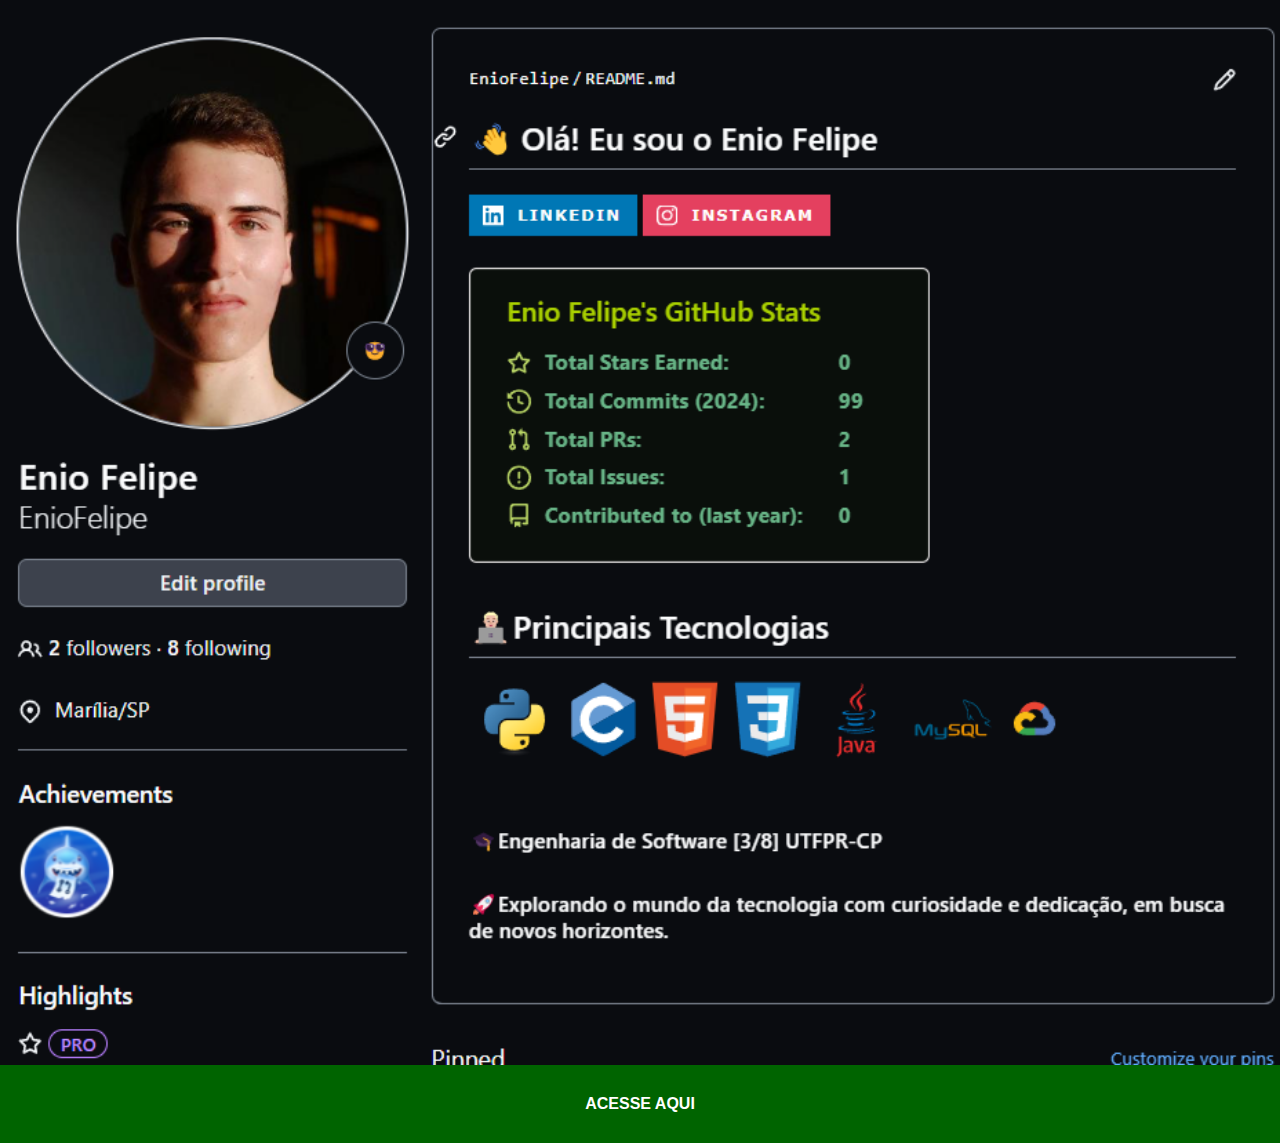
<file: github.html>
<!DOCTYPE html>
<html lang="pt-br">
<head>
    <meta charset="UTF-8">
    <meta name="viewport" content="width=device-width, initial-scale=1.0">
    <link rel="stylesheet" href="redesstyle.css">
    <title>GitHub</title>
    
</head>
<body>
    <img src="imagens-portifolio/git-tela.png" alt="GitHub">
    <a href="https://github.com/EnioFelipe"target="_blank">ACESSE AQUI</a>
    
</body>
</html>
</file>
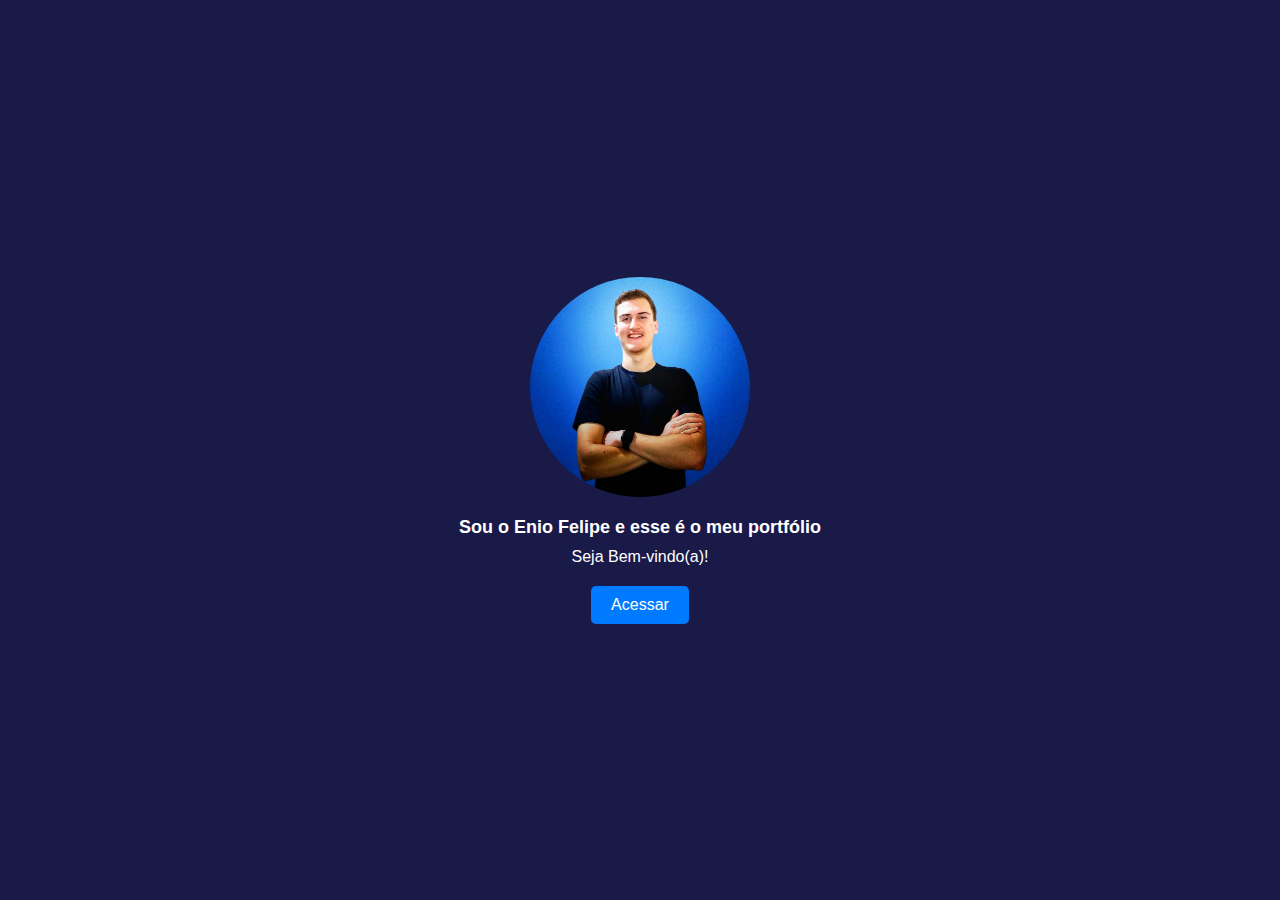
<file: home.html>
<!DOCTYPE html>
<html lang="pt-br">
<head>
    <meta charset="UTF-8">
    <meta name="viewport" content="width=device-width, initial-scale=1.0">
    <title>tela home</title>
    <style>
        * {
            margin: 0px;
            padding: 0px;
            box-sizing: border-box;
        }

        body {
            height: 100vh;
            width: 100vw;
            background-color: rgba(18, 18, 65, 0.966);
            display: flex;
            justify-content: center;
            align-items: center;
            font-family: Arial, sans-serif;
        }

        main {
            height: 100vh;
            width: 100vw;
            background-position: center;
            display: flex;
            justify-content: center;
            align-items: center;
            flex-direction: column;
        }

        h1 {
            font-size: 18px;
            margin-bottom: 10px;
        }

        p {
            font-size: 16px;
            margin-bottom: 20px;
        }

        #login-container {
            display: flex;
            flex-direction: column;
            justify-content: center;
            align-items: center;
            text-align: center;
            color: white;
        }

        #login-container img {
            width: 220px;
            height: 220px;
            border-radius: 50%;
            margin-bottom: 20px;
        }

        #login-container a {
            padding: 10px 20px;
            cursor: pointer;
            text-decoration: none;
            border: none;
            border-radius: 5px;
            background-color: #007bff;
            color: white;
            transition: background-color 0.3s;
        }

        #login-container a:hover {
            background-color: #0056b3;
        }

        a{
            text-decoration: none;
            color: white;
            font-size: 16px;
            padding: 15px 20px;
        }

    </style>
</head>
<body>
    <main>
        <div id="login-container">
            <img src="imagens-portifolio/minha_foto.jpg" alt="">
            <h1>Sou o Enio Felipe e esse é o meu portfólio</h1>
            <p>Seja Bem-vindo(a)!</p>
            <a href="resumo.html" target="tela">Acessar</a>
        </div>
    </main>
</body>
</html>
</file>
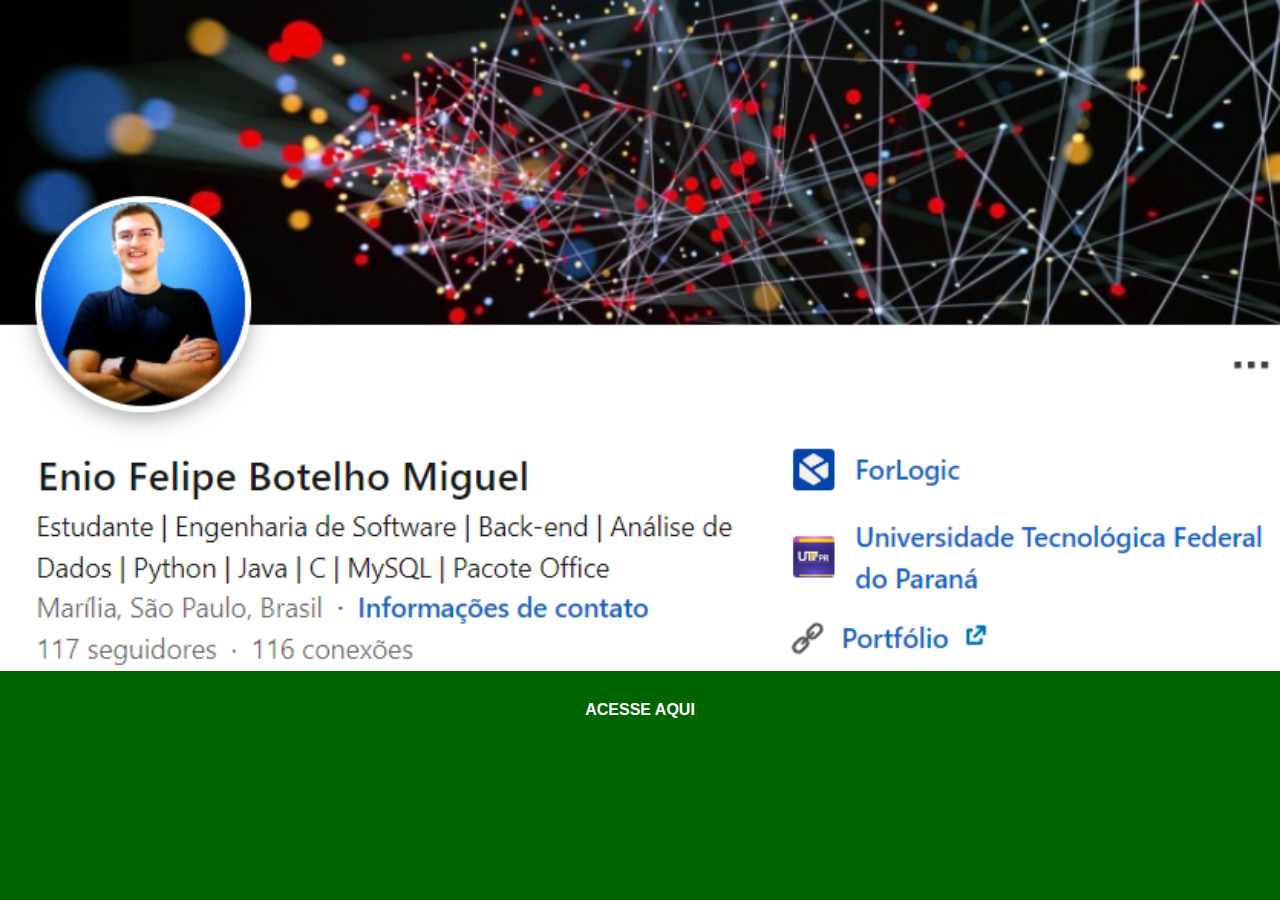
<file: linkedIn.html>
<!DOCTYPE html>
<html lang="pt-br">
<head>
    <meta charset="UTF-8">
    <meta name="viewport" content="width=device-width, initial-scale=1.0">
    <link rel="stylesheet" href="redesstyle.css">
    <title>LinkedIn</title>
    
</head>
<body>
    <img src="imagens-portifolio/meu_linkedIn-att.png" alt="LinkeIm">
    <a href="https://www.linkedin.com/in/eniofelipe/"target="_blank">ACESSE AQUI</a>
    
</body>
</html>
</file>
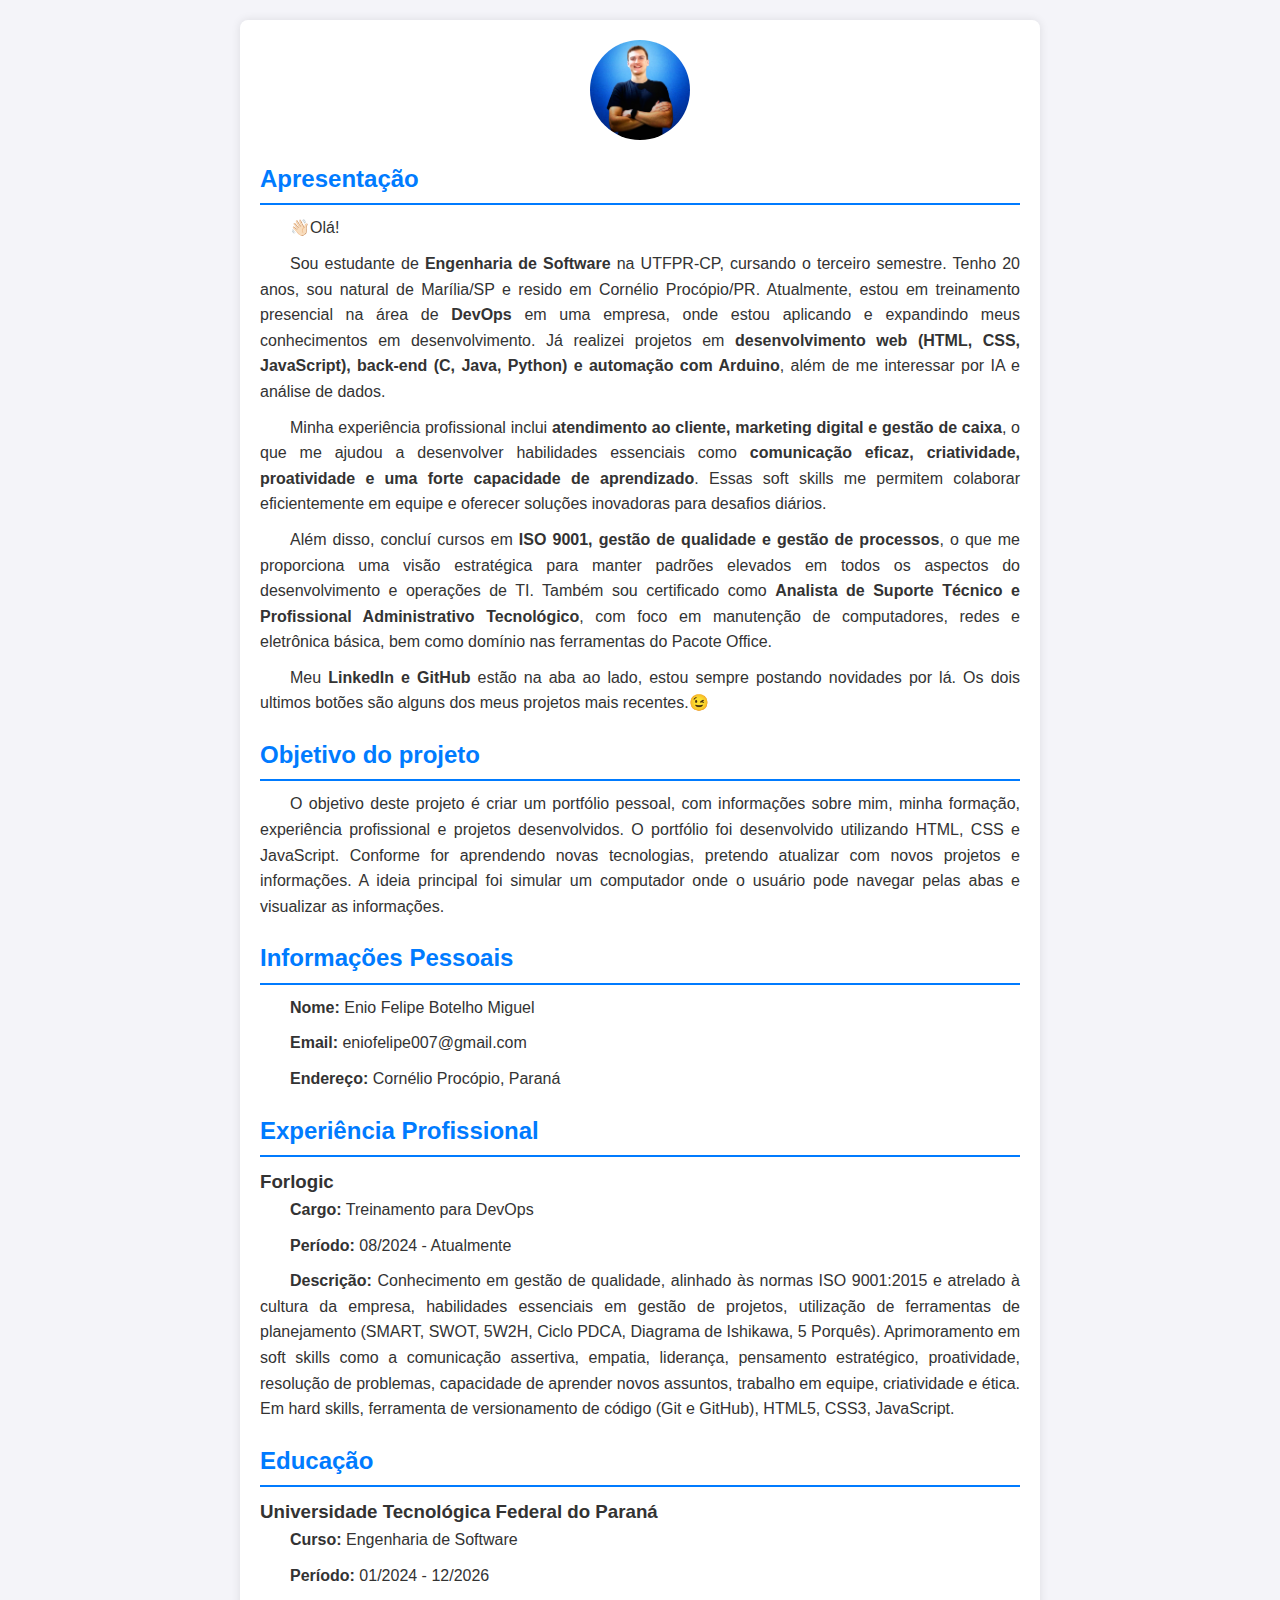
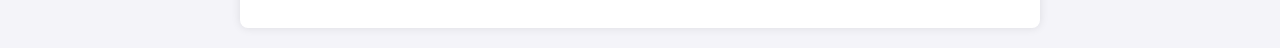
<file: resumo.html>
<!DOCTYPE html>
<html lang="pt-br">
<head>
    <meta charset="UTF-8">
    <meta name="viewport" content="width=device-width, initial-scale=1.0">
    <link rel="stylesheet" href="redesstyle.css">
    <title>Sobre mim</title>

    <style>
        * {
            margin: 0;
            padding: 0;
            box-sizing: border-box;
        }

        body {
            font-family: Arial, sans-serif;
            background-color: #f4f4f9;
            color: #333;
            line-height: 1.6;
            padding: 20px;
        }

        main {
            max-width: 800px;
            margin: 0 auto;
            padding: 20px;
            background: #fff;
            box-shadow: 0 0 10px rgba(0, 0, 0, 0.1);
            border-radius: 8px;
        }

        h2 {
            color: #007bff;
            margin-bottom: 10px;
            border-bottom: 2px solid #007bff;
            padding-bottom: 5px;
        }

        section {
            margin-bottom: 20px;
        }

        p, li {
            margin-bottom: 10px;
            text-indent: 30px;
            text-align: justify;
        }

        ul {
            list-style-type: disc;
            padding-left: 20px;
        }

        a {
            color: #007bff;
            text-decoration: none;
        }

        a:hover {
            text-decoration: underline;
        }

        .foto-perfil {
            display: block;
            margin: 0 auto 20px;
            width: 100px;
            height: 100px;
            border-radius: 50%;
            object-fit: cover;
        }
    </style>
    
</head>
<body>
    <main>

        <img src="imagens-portifolio/minha_foto.jpg" alt="Foto de Perfil" class="foto-perfil">

        <section id="apresentacao">
            <h2>Apresentação</h2>
            <p>👋🏻Olá!</p>
            <p>
                Sou estudante de <strong>Engenharia de Software</strong> na UTFPR-CP, cursando o terceiro semestre. Tenho 20 anos, sou natural de Marília/SP e resido em Cornélio Procópio/PR. Atualmente, estou em treinamento presencial na área de <strong>DevOps</strong> em uma empresa, onde estou aplicando e expandindo meus conhecimentos em desenvolvimento. Já realizei projetos em <strong>desenvolvimento web (HTML, CSS, JavaScript), back-end (C, Java, Python) e automação com Arduino</strong>, além de me interessar por IA e análise de dados.</p>

                <p>Minha experiência profissional inclui <strong>atendimento ao cliente, marketing digital e gestão de caixa</strong>, o que me ajudou a desenvolver habilidades essenciais como <strong>comunicação eficaz, criatividade, proatividade e uma forte capacidade de aprendizado</strong>. Essas soft skills me permitem colaborar eficientemente em equipe e oferecer soluções inovadoras para desafios diários.</p>

                <p>Além disso, concluí cursos em <strong>ISO 9001, gestão de qualidade e gestão de processos</strong>, o que me proporciona uma visão estratégica para manter padrões elevados em todos os aspectos do desenvolvimento e operações de TI. Também sou certificado como <strong>Analista de Suporte Técnico e Profissional Administrativo Tecnológico</strong>, com foco em manutenção de computadores, redes e eletrônica básica, bem como domínio nas ferramentas do Pacote Office. </p>

                <p> Meu <strong>LinkedIn e GitHub</strong> estão na aba ao lado, estou sempre postando novidades por lá. Os dois ultimos botões são alguns dos meus projetos mais recentes.😉</p>

              
        </section>

        <section id="informacoes-pessoais">
            <h2>Objetivo do projeto</h2>
            <p>
                O objetivo deste projeto é criar um portfólio pessoal, com informações sobre mim, minha formação, experiência profissional e projetos desenvolvidos. O portfólio foi desenvolvido utilizando HTML, CSS e JavaScript. Conforme for aprendendo novas tecnologias, pretendo atualizar com novos projetos e informações. A ideia principal foi simular um computador onde o usuário pode navegar pelas abas e visualizar as informações.
            </p>
        </section>

        <section id="informacoes-pessoais">
            <h2>Informações Pessoais</h2>
            <p><strong>Nome:</strong> Enio Felipe Botelho Miguel</p>
            <p><strong>Email:</strong> eniofelipe007@gmail.com</p>
            <p><strong>Endereço:</strong> Cornélio Procópio, Paraná</p>
        </section>

        <section id="experiencia-profissional">
            <h2>Experiência Profissional</h2>
            <div class="experiencia">
                <h3>Forlogic</h3>
                <p><strong>Cargo:</strong> Treinamento para DevOps</p>
                <p><strong>Período:</strong> 08/2024 - Atualmente</p>
                <p><strong>Descrição:</strong> Conhecimento em gestão de qualidade, alinhado às normas ISO 9001:2015 e atrelado à cultura da empresa, habilidades essenciais em gestão de projetos, utilização de ferramentas de planejamento (SMART, SWOT, 5W2H, Ciclo PDCA, Diagrama de Ishikawa, 5 Porquês).
                Aprimoramento em soft skills como a comunicação assertiva, empatia, liderança, pensamento estratégico, proatividade, resolução de problemas, capacidade de aprender novos assuntos, trabalho em equipe, criatividade e ética.
                Em hard skills, ferramenta de versionamento de código (Git e GitHub), HTML5, CSS3, JavaScript.</p>
            </div>
           

        </section>

        <section id="educacao">
            <h2>Educação</h2>
            <div class="educacao">
                <h3>Universidade Tecnológica Federal do Paraná</h3>
                <p><strong>Curso:</strong> Engenharia de Software</p>
                <p><strong>Período:</strong> 01/2024 - 12/2026</p>
            </div>
           
        </section>

    </main>
</body>
</html>
</file>
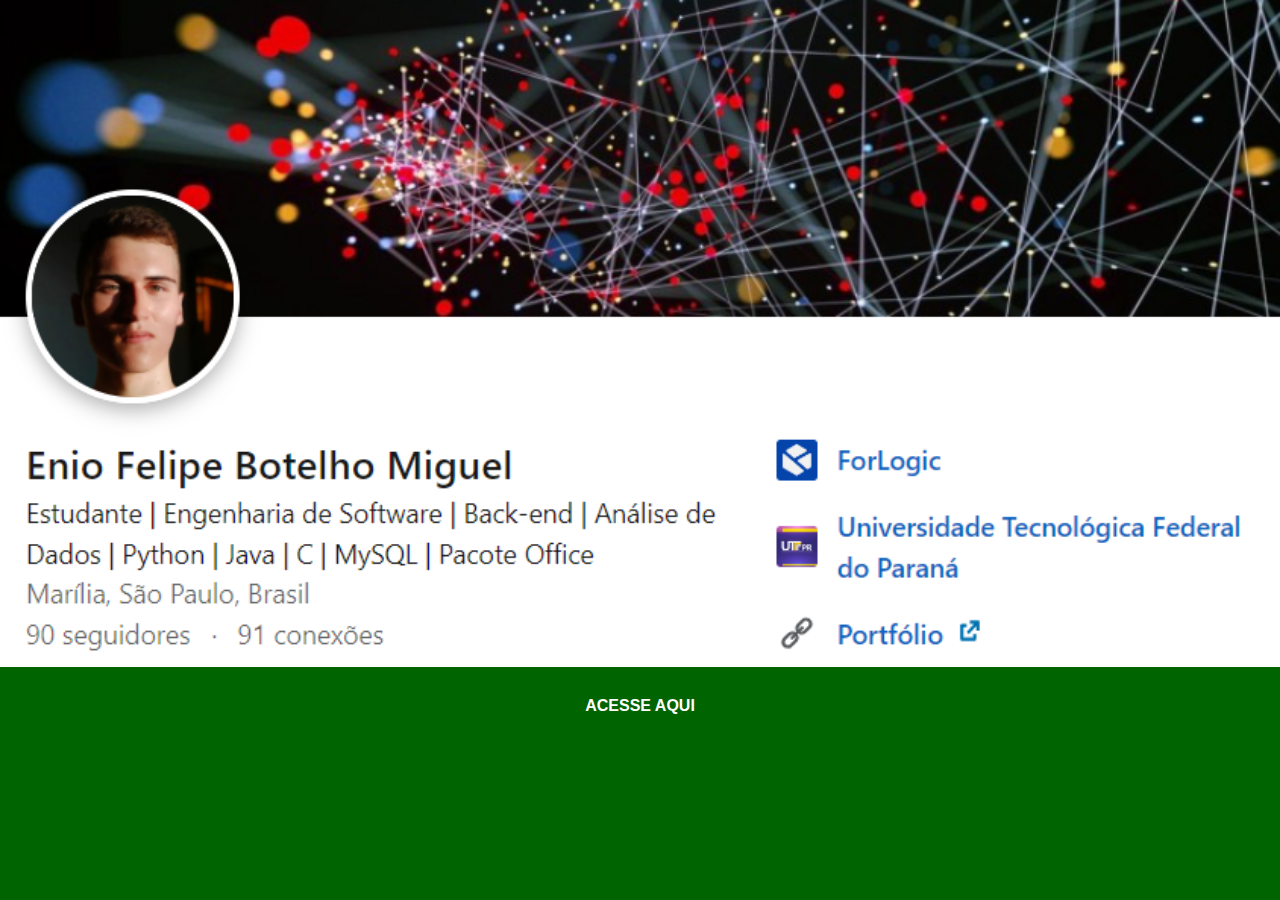
<file: desafio-social/twitter.html>
<!DOCTYPE html>
<html lang="pt-br">
<head>
    <meta charset="UTF-8">
    <meta name="viewport" content="width=device-width, initial-scale=1.0">
    <link rel="stylesheet" href="redesstyle.css">
    <title>Twitter</title>
    
</head>
<body>
    <img src="imagens-portifolio/linkedIn-page.png" alt="LinkeIm">
    <a href="https://www.linkedin.com/in/eniofelipe/"target="_blank">ACESSE AQUI</a>
    
</body>
</html>
</file>
<file: redesstyle.css>
@charset "UTF-8";
    *{
        margin: 0px;
        padding: 0px;
    }

    body{
        background-color: darkgreen;
        display: flex;
        flex-direction: column;
    }

    img{
        flex: 1 1 450px;
    }

    a{
        display: block;
        background-color: rgb(0, 100, 0);
        padding: 30px;
        text-align: center;
        text-decoration: none;
        font-weight: bold;
        color: white;
        font-family: Arial, Helvetica, sans-serif;
        box-shadow: -2px -2px 1-0px black;
    }

    a:hover{
        background-color: rgb(0, 255, 0);
        text-decoration: underline;
    }
</file>
<file: desafio-social/redesstyle.css>
@charset "UTF-8";
    *{
        margin: 0px;
        padding: 0px;
    }

    ::-webkit-scrollbar{
        width: 0px;
        height: 0px;
    }
    
    body{
        background-color: darkgreen;
        display: flex;
        flex-direction: column;
    }

    img{
        flex: 1 1 450px;
    }

    a{
        display: block;
        background-color: rgb(0, 100, 0);
        padding: 30px;
        text-align: center;
        text-decoration: none;
        font-weight: bold;
        color: white;
        font-family: Arial, Helvetica, sans-serif;
        box-shadow: -2px -2px 1-0px black;
    }

    a:hover{
        background-color: rgb(0, 255, 0);
        text-decoration: underline;
    }
</file>
